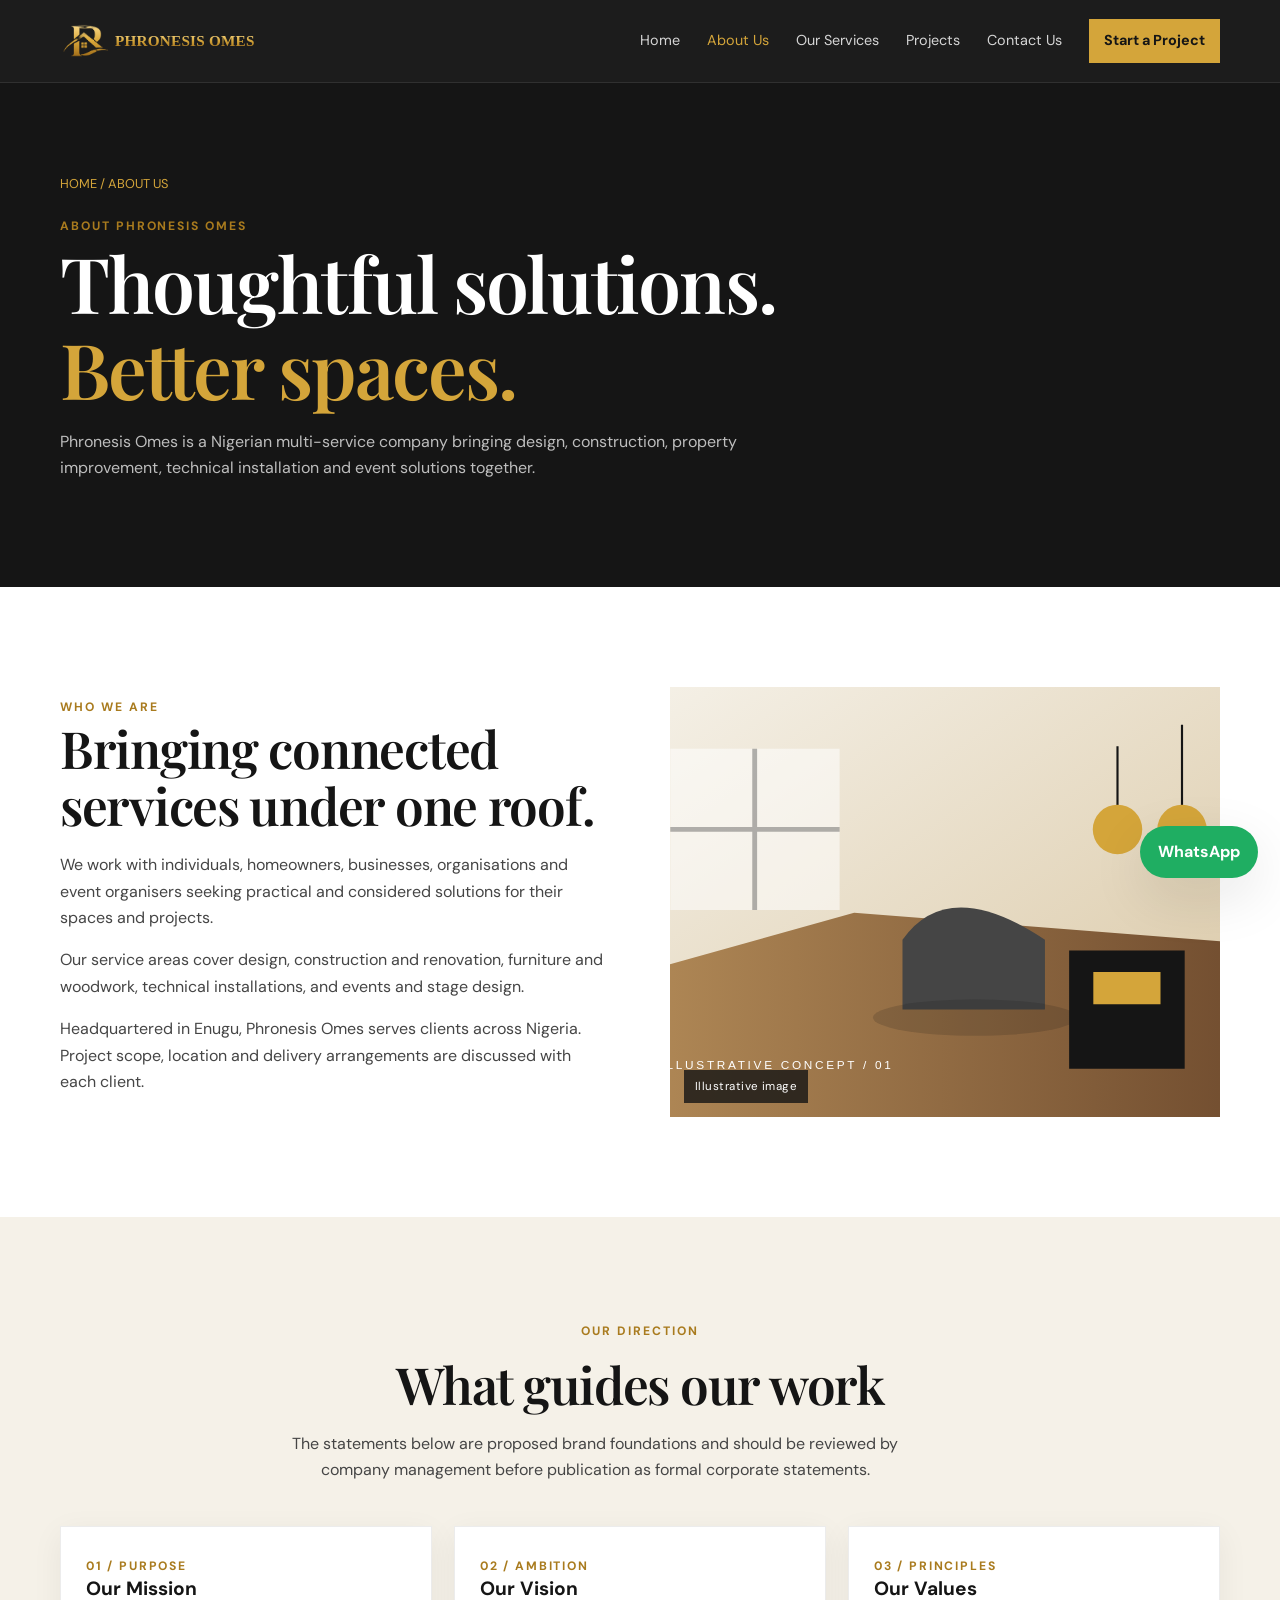
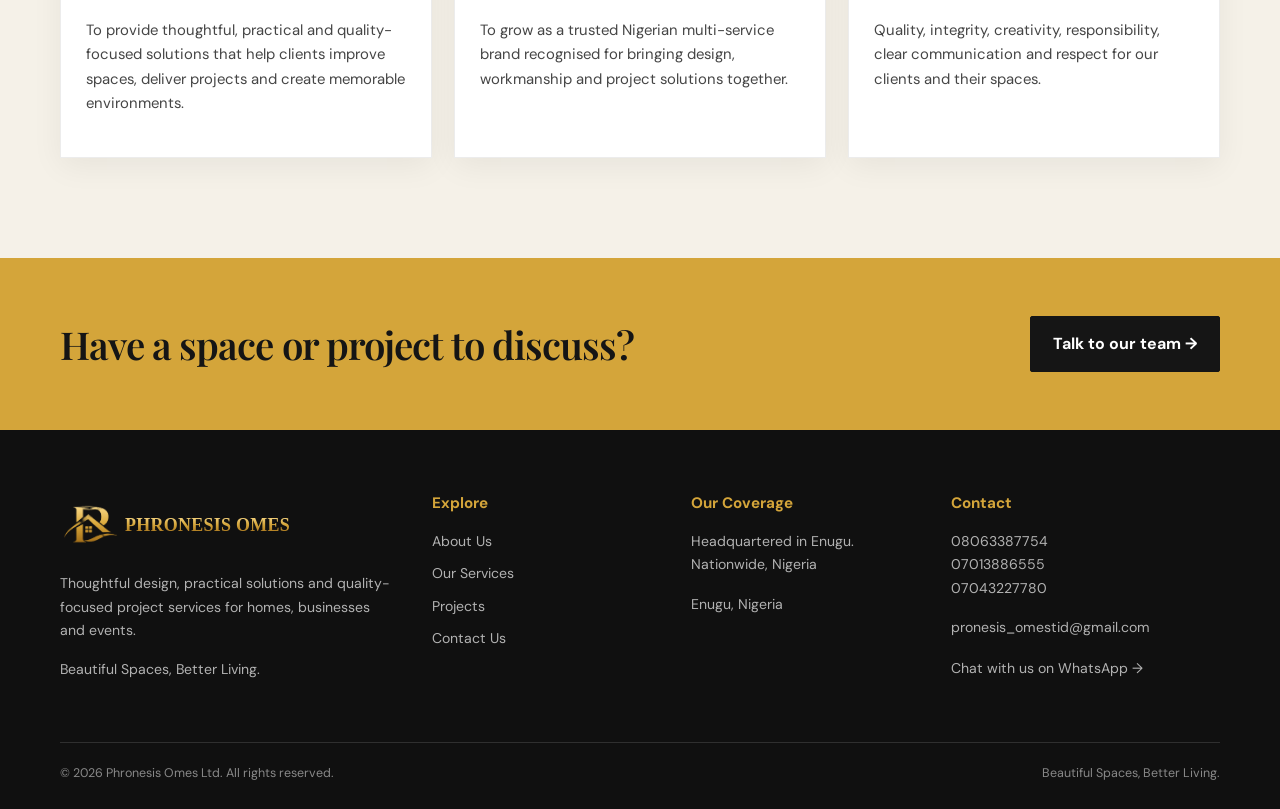
<file: about.html>
<!doctype html>
<html lang="en">
<head>
  <meta charset="utf-8">
  <meta name="viewport" content="width=device-width, initial-scale=1">
  <title>About Us | Phronesis Omes</title>
  <meta name="description" content="Phronesis Omes provides design, construction, renovation, furniture, technical installation and event stage solutions across Nigeria. Headquartered in Enugu.">
  <meta name="theme-color" content="#151515">
  <link rel="canonical" href="https://samuel-omeje.github.io/phronesis-omes-website/about.html">
  <link rel="icon" href="assets/icons/phronesis-omes-horizontal-gold.svg" type="image/svg+xml">
  <link rel="stylesheet" href="css/style.css">
</head>
<body>

<header class="site-header">
  <div class="container nav-wrap">
    <a class="brand" href="index.html" aria-label="Phronesis Omes home"><img src="assets/icons/phronesis-omes-horizontal-gold.svg" alt="Phronesis Omes"></a>
    <button class="menu-toggle" aria-expanded="false" aria-label="Toggle navigation">Menu</button>
    <nav class="nav-links" aria-label="Main navigation">
      <a href="index.html" data-nav="home">Home</a>
      <a href="about.html" data-nav="about">About Us</a>
      <a href="services.html" data-nav="services">Our Services</a>
      <a href="projects.html" data-nav="projects">Projects</a>
      <a href="contact.html" data-nav="contact">Contact Us</a>
      <a class="nav-cta" href="contact.html">Start a Project</a>
    </nav>
  </div>
</header>


<main>
<section class="page-hero"><div class="container"><div class="breadcrumb">HOME / ABOUT US</div><span class="eyebrow">About Phronesis Omes</span><h1>Thoughtful solutions.<br><span style="color:var(--gold)">Better spaces.</span></h1><p>Phronesis Omes is a Nigerian multi-service company bringing design, construction, property improvement, technical installation and event solutions together.</p></div></section>
<section class="section"><div class="container split">
  <div><span class="eyebrow">Who We Are</span><h2>Bringing connected services under one roof.</h2><p>We work with individuals, homeowners, businesses, organisations and event organisers seeking practical and considered solutions for their spaces and projects.</p><p>Our service areas cover design, construction and renovation, furniture and woodwork, technical installations, and events and stage design.</p><p>Headquartered in Enugu, Phronesis Omes serves clients across Nigeria. Project scope, location and delivery arrangements are discussed with each client.</p></div>
  <div class="image-frame"><img src="assets/images/interior-concept.svg" alt="Illustrative architectural interior"><span class="image-caption">Illustrative image</span></div>
</div></section>
<section class="section section--ivory"><div class="container">
  <div class="section-heading center"><span class="eyebrow">Our Direction</span><h2>What guides our work</h2><p>The statements below are proposed brand foundations and should be reviewed by company management before publication as formal corporate statements.</p></div>
  <div class="cards">
    <article class="service-card"><div class="card-body"><span class="service-number">01 / PURPOSE</span><h3>Our Mission</h3><p>To provide thoughtful, practical and quality-focused solutions that help clients improve spaces, deliver projects and create memorable environments.</p></div></article>
    <article class="service-card"><div class="card-body"><span class="service-number">02 / AMBITION</span><h3>Our Vision</h3><p>To grow as a trusted Nigerian multi-service brand recognised for bringing design, workmanship and project solutions together.</p></div></article>
    <article class="service-card"><div class="card-body"><span class="service-number">03 / PRINCIPLES</span><h3>Our Values</h3><p>Quality, integrity, creativity, responsibility, clear communication and respect for our clients and their spaces.</p></div></article>
  </div>
</div></section>
<section class="cta-band"><div class="container inner"><h2>Have a space or project to discuss?</h2><a class="btn btn--dark" href="contact.html">Talk to our team →</a></div></section>
</main>

<footer class="site-footer">
  <div class="container">
    <div class="footer-grid">
      <div><img src="assets/icons/phronesis-omes-horizontal-gold.svg" alt="Phronesis Omes" class="footer-logo">
        <p>Thoughtful design, practical solutions and quality-focused project services for homes, businesses and events.</p>
        <p data-tagline>Beautiful Spaces, Better Living.</p>
      </div>
      <div><h3>Explore</h3><div class="footer-links">
        <a href="about.html">About Us</a><a href="services.html">Our Services</a><a href="projects.html">Projects</a><a href="contact.html">Contact Us</a>
      </div></div>
      <div><h3>Our Coverage</h3><p>Headquartered in Enugu.<br><span data-coverage>Serving clients nationwide, Nigeria.</span></p><p data-head-office></p></div>
      <div><h3>Contact</h3><p data-phone-list></p><p><a data-email></a></p><a data-whatsapp target="_blank" rel="noopener">Chat with us on WhatsApp →</a></div>
    </div>
    <div class="footer-bottom"><span>© <span data-year></span> Phronesis Omes Ltd. All rights reserved.</span><span>Beautiful Spaces, Better Living.</span></div>
  </div>
</footer>
<a class="floating-whatsapp" data-whatsapp target="_blank" rel="noopener" aria-label="Chat with Phronesis Omes on WhatsApp">WhatsApp</a>

<script src="js/main.js"></script>

</body>
</html>
</file>
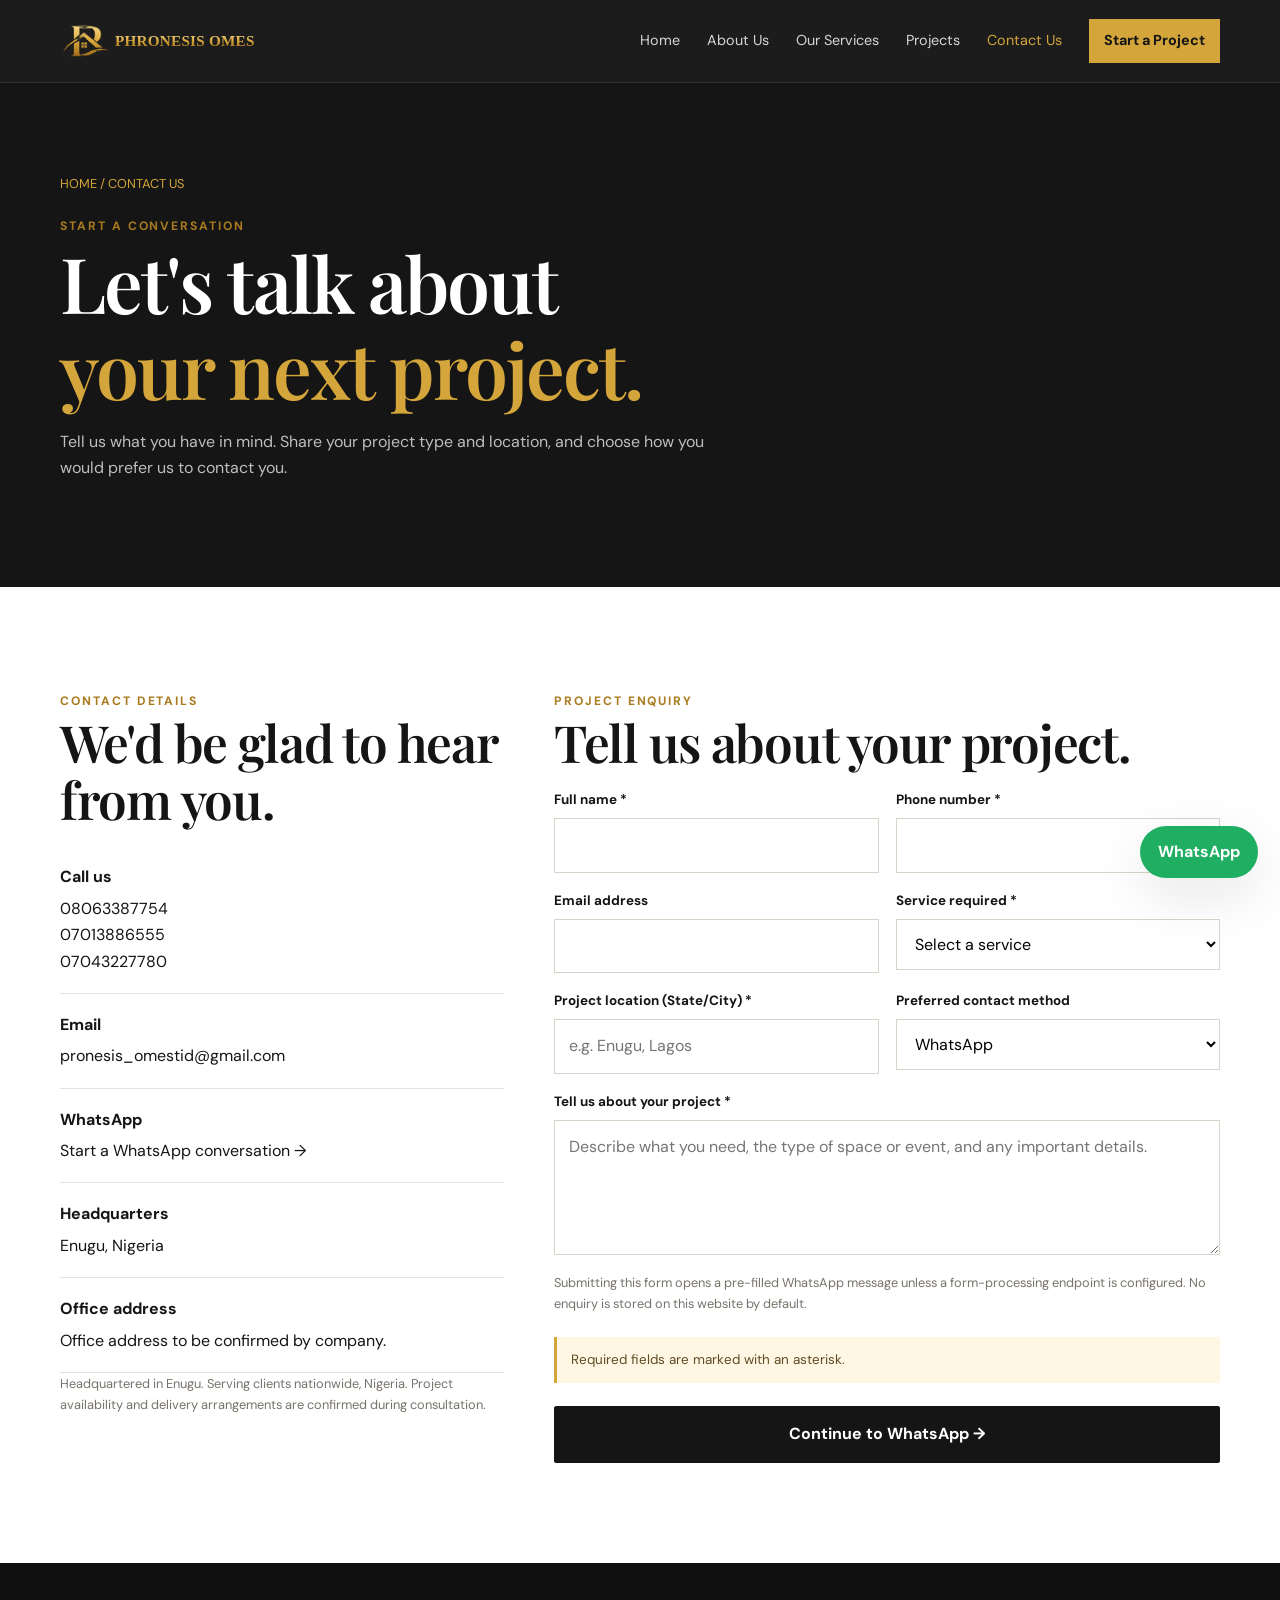
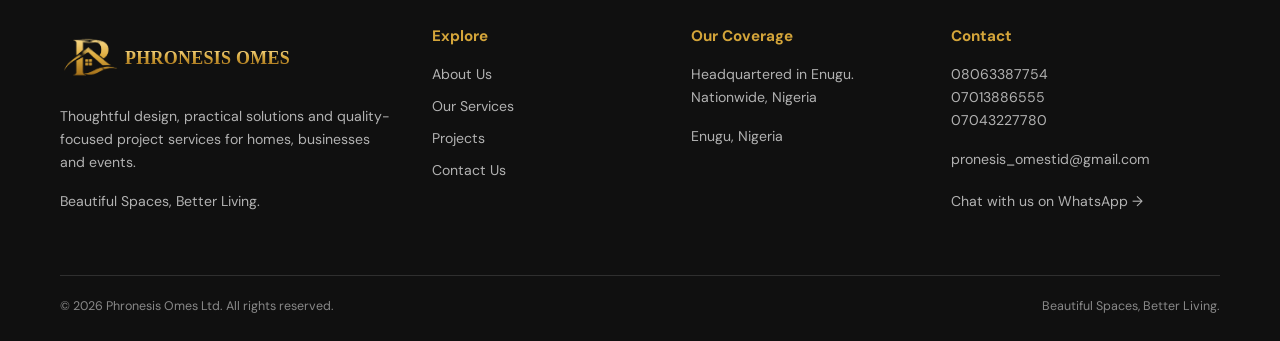
<file: contact.html>
<!doctype html>
<html lang="en">
<head>
  <meta charset="utf-8">
  <meta name="viewport" content="width=device-width, initial-scale=1">
  <title>Contact Us | Phronesis Omes</title>
  <meta name="description" content="Phronesis Omes provides design, construction, renovation, furniture, technical installation and event stage solutions across Nigeria. Headquartered in Enugu.">
  <meta name="theme-color" content="#151515">
  <link rel="canonical" href="https://samuel-omeje.github.io/phronesis-omes-website/contact.html">
  <link rel="icon" href="assets/icons/phronesis-omes-horizontal-gold.svg" type="image/svg+xml">
  <link rel="stylesheet" href="css/style.css">
</head>
<body>

<header class="site-header">
  <div class="container nav-wrap">
    <a class="brand" href="index.html" aria-label="Phronesis Omes home"><img src="assets/icons/phronesis-omes-horizontal-gold.svg" alt="Phronesis Omes"></a>
    <button class="menu-toggle" aria-expanded="false" aria-label="Toggle navigation">Menu</button>
    <nav class="nav-links" aria-label="Main navigation">
      <a href="index.html" data-nav="home">Home</a>
      <a href="about.html" data-nav="about">About Us</a>
      <a href="services.html" data-nav="services">Our Services</a>
      <a href="projects.html" data-nav="projects">Projects</a>
      <a href="contact.html" data-nav="contact">Contact Us</a>
      <a class="nav-cta" href="contact.html">Start a Project</a>
    </nav>
  </div>
</header>


<main>
<section class="page-hero"><div class="container"><div class="breadcrumb">HOME / CONTACT US</div><span class="eyebrow">Start a Conversation</span><h1>Let's talk about<br><span style="color:var(--gold)">your next project.</span></h1><p>Tell us what you have in mind. Share your project type and location, and choose how you would prefer us to contact you.</p></div></section>
<section class="section"><div class="container contact-grid">
  <div><span class="eyebrow">Contact Details</span><h2>We'd be glad to hear from you.</h2>
    <div class="contact-item"><strong>Call us</strong><div data-phone-list></div></div>
    <div class="contact-item"><strong>Email</strong><a data-email></a></div>
    <div class="contact-item"><strong>WhatsApp</strong><a data-whatsapp target="_blank" rel="noopener">Start a WhatsApp conversation →</a></div>
    <div class="contact-item"><strong>Headquarters</strong><span data-head-office></span></div>
    <div class="contact-item"><strong>Office address</strong><span data-office-address></span></div>
    <p class="form-note">Headquartered in Enugu. Serving clients nationwide, Nigeria. Project availability and delivery arrangements are confirmed during consultation.</p>
  </div>
  <div><span class="eyebrow">Project Enquiry</span><h2>Tell us about your project.</h2>
    <form class="contact-form" data-enquiry-form data-endpoint="">
      <div class="form-field"><label for="name">Full name *</label><input id="name" name="name" autocomplete="name" required></div>
      <div class="form-field"><label for="phone">Phone number *</label><input id="phone" name="phone" autocomplete="tel" required></div>
      <div class="form-field"><label for="email">Email address</label><input id="email" name="email" type="email" autocomplete="email"></div>
      <div class="form-field"><label for="service">Service required *</label><select id="service" name="service" required><option value="">Select a service</option><option>Interior & Exterior Design</option><option>Construction & Renovation</option><option>Furniture & Woodwork</option><option>Technical & Installation Services</option><option>Events & Stage Design</option><option>Multiple services / Not sure</option></select></div>
      <div class="form-field"><label for="location">Project location (State/City) *</label><input id="location" name="location" placeholder="e.g. Enugu, Lagos" required></div>
      <div class="form-field"><label for="preference">Preferred contact method</label><select id="preference" name="contactPreference"><option value="WhatsApp">WhatsApp</option><option value="Telephone">Telephone</option><option value="Email">Email</option></select></div>
      <div class="form-field full"><label for="message">Tell us about your project *</label><textarea id="message" name="message" required placeholder="Describe what you need, the type of space or event, and any important details."></textarea></div>
      <div class="form-field full"><p class="form-note">Submitting this form opens a pre-filled WhatsApp message unless a form-processing endpoint is configured. No enquiry is stored on this website by default.</p>
        <p class="form-status" data-form-status role="status" aria-live="polite">Required fields are marked with an asterisk.</p><button class="btn btn--dark" type="submit">Continue to WhatsApp →</button></div>
    </form>
  </div>
</div></section>
</main>

<footer class="site-footer">
  <div class="container">
    <div class="footer-grid">
      <div><img src="assets/icons/phronesis-omes-horizontal-gold.svg" alt="Phronesis Omes" class="footer-logo">
        <p>Thoughtful design, practical solutions and quality-focused project services for homes, businesses and events.</p>
        <p data-tagline>Beautiful Spaces, Better Living.</p>
      </div>
      <div><h3>Explore</h3><div class="footer-links">
        <a href="about.html">About Us</a><a href="services.html">Our Services</a><a href="projects.html">Projects</a><a href="contact.html">Contact Us</a>
      </div></div>
      <div><h3>Our Coverage</h3><p>Headquartered in Enugu.<br><span data-coverage>Serving clients nationwide, Nigeria.</span></p><p data-head-office></p></div>
      <div><h3>Contact</h3><p data-phone-list></p><p><a data-email></a></p><a data-whatsapp target="_blank" rel="noopener">Chat with us on WhatsApp →</a></div>
    </div>
    <div class="footer-bottom"><span>© <span data-year></span> Phronesis Omes Ltd. All rights reserved.</span><span>Beautiful Spaces, Better Living.</span></div>
  </div>
</footer>
<a class="floating-whatsapp" data-whatsapp target="_blank" rel="noopener" aria-label="Chat with Phronesis Omes on WhatsApp">WhatsApp</a>

<script src="js/main.js"></script>
<script src="js/contact.js"></script>
</body>
</html>
</file>
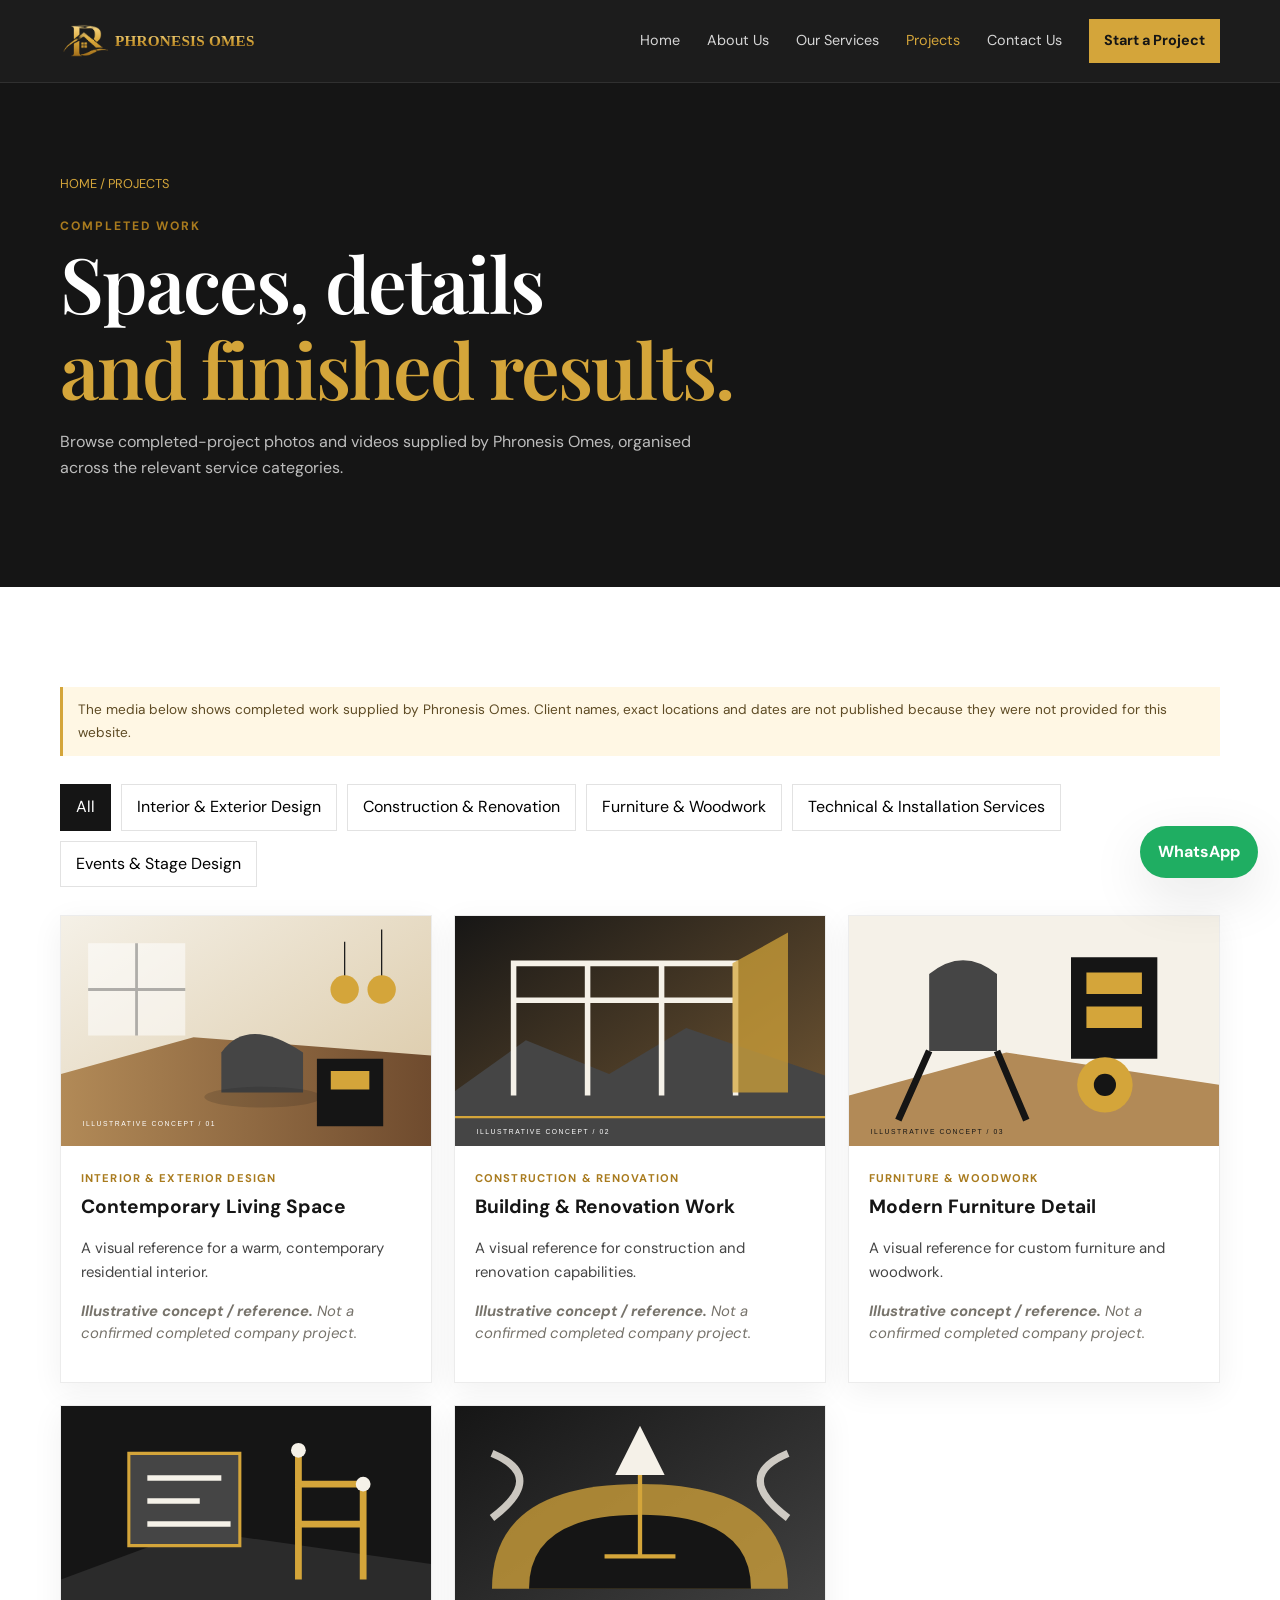
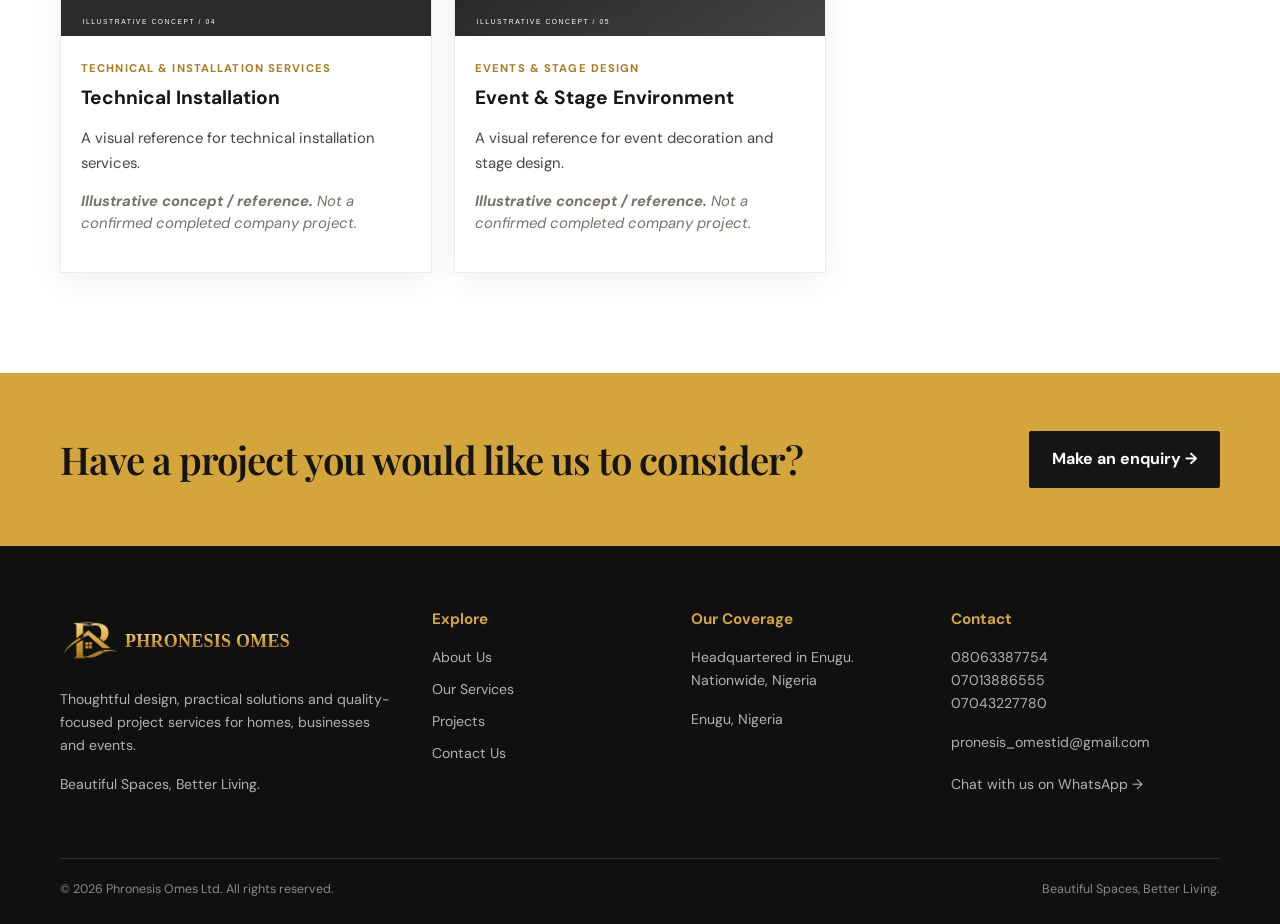
<file: projects.html>
<!doctype html>
<html lang="en">
<head>
  <meta charset="utf-8">
  <meta name="viewport" content="width=device-width, initial-scale=1">
  <title>Projects | Phronesis Omes</title>
  <meta name="description" content="Phronesis Omes provides design, construction, renovation, furniture, technical installation and event stage solutions across Nigeria. Headquartered in Enugu.">
  <meta name="theme-color" content="#151515">
  <link rel="canonical" href="https://samuel-omeje.github.io/phronesis-omes-website/projects.html">
  <link rel="icon" href="assets/icons/phronesis-omes-horizontal-gold.svg" type="image/svg+xml">
  <link rel="stylesheet" href="css/style.css">
</head>
<body>

<header class="site-header">
  <div class="container nav-wrap">
    <a class="brand" href="index.html" aria-label="Phronesis Omes home"><img src="assets/icons/phronesis-omes-horizontal-gold.svg" alt="Phronesis Omes"></a>
    <button class="menu-toggle" aria-expanded="false" aria-label="Toggle navigation">Menu</button>
    <nav class="nav-links" aria-label="Main navigation">
      <a href="index.html" data-nav="home">Home</a>
      <a href="about.html" data-nav="about">About Us</a>
      <a href="services.html" data-nav="services">Our Services</a>
      <a href="projects.html" data-nav="projects">Projects</a>
      <a href="contact.html" data-nav="contact">Contact Us</a>
      <a class="nav-cta" href="contact.html">Start a Project</a>
    </nav>
  </div>
</header>


<main>
<section class="page-hero"><div class="container"><div class="breadcrumb">HOME / PROJECTS</div><span class="eyebrow">Completed Work</span><h1>Spaces, details<br><span style="color:var(--gold)">and finished results.</span></h1><p>Browse completed-project photos and videos supplied by Phronesis Omes, organised across the relevant service categories.</p></div></section>
<section class="section"><div class="container">
  <div class="notice">The media below shows completed work supplied by Phronesis Omes. Client names, exact locations and dates are not published because they were not provided for this website.</div>
  <div class="project-filters" data-project-filters style="margin-top:28px"><button class="filter-btn active" data-filter="all">All</button></div>
  <div class="cards" data-project-grid><div class="empty-state">Loading project inspiration…</div></div>
</div></section>
<section class="cta-band"><div class="container inner"><h2>Have a project you would like us to consider?</h2><a class="btn btn--dark" href="contact.html">Make an enquiry →</a></div></section>
</main>

<footer class="site-footer">
  <div class="container">
    <div class="footer-grid">
      <div><img src="assets/icons/phronesis-omes-horizontal-gold.svg" alt="Phronesis Omes" class="footer-logo">
        <p>Thoughtful design, practical solutions and quality-focused project services for homes, businesses and events.</p>
        <p data-tagline>Beautiful Spaces, Better Living.</p>
      </div>
      <div><h3>Explore</h3><div class="footer-links">
        <a href="about.html">About Us</a><a href="services.html">Our Services</a><a href="projects.html">Projects</a><a href="contact.html">Contact Us</a>
      </div></div>
      <div><h3>Our Coverage</h3><p>Headquartered in Enugu.<br><span data-coverage>Serving clients nationwide, Nigeria.</span></p><p data-head-office></p></div>
      <div><h3>Contact</h3><p data-phone-list></p><p><a data-email></a></p><a data-whatsapp target="_blank" rel="noopener">Chat with us on WhatsApp →</a></div>
    </div>
    <div class="footer-bottom"><span>© <span data-year></span> Phronesis Omes Ltd. All rights reserved.</span><span>Beautiful Spaces, Better Living.</span></div>
  </div>
</footer>
<a class="floating-whatsapp" data-whatsapp target="_blank" rel="noopener" aria-label="Chat with Phronesis Omes on WhatsApp">WhatsApp</a>

<script src="js/main.js"></script>
<script src="js/projects.js"></script>
</body>
</html>
</file>
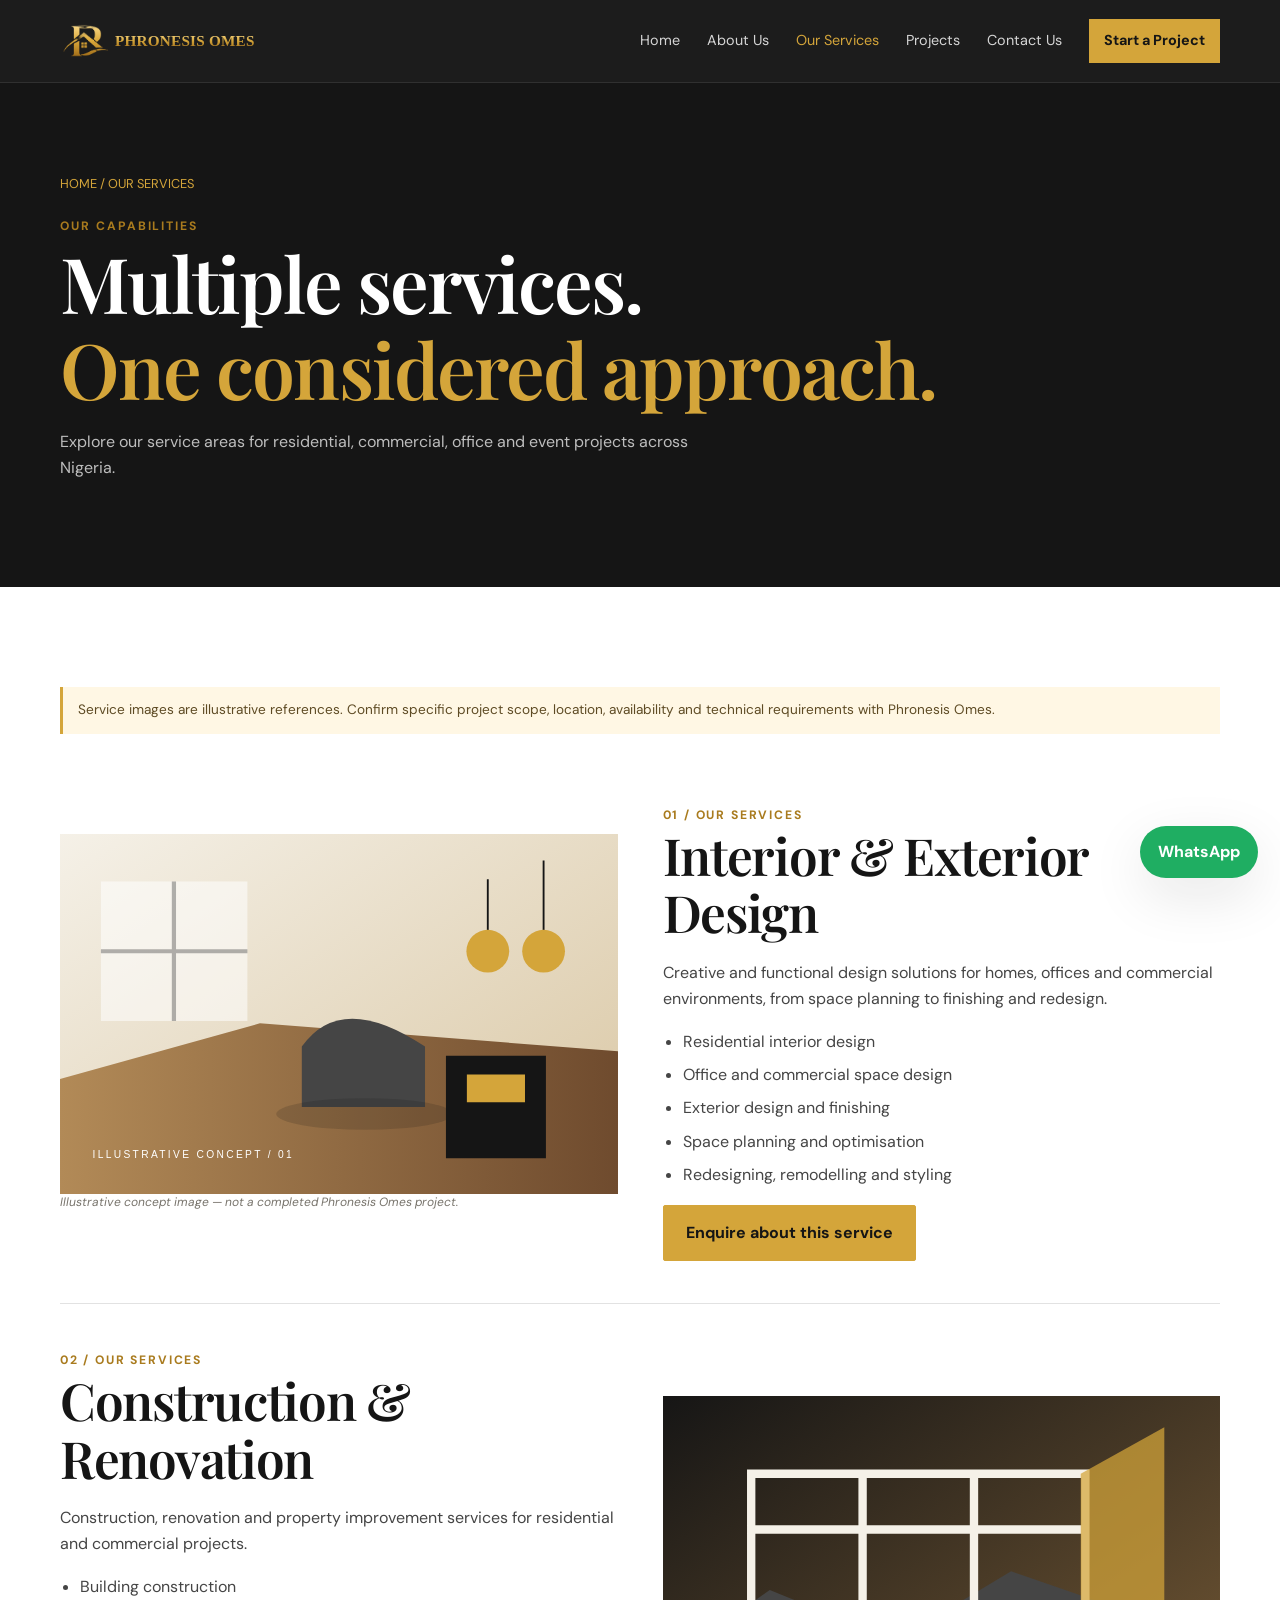
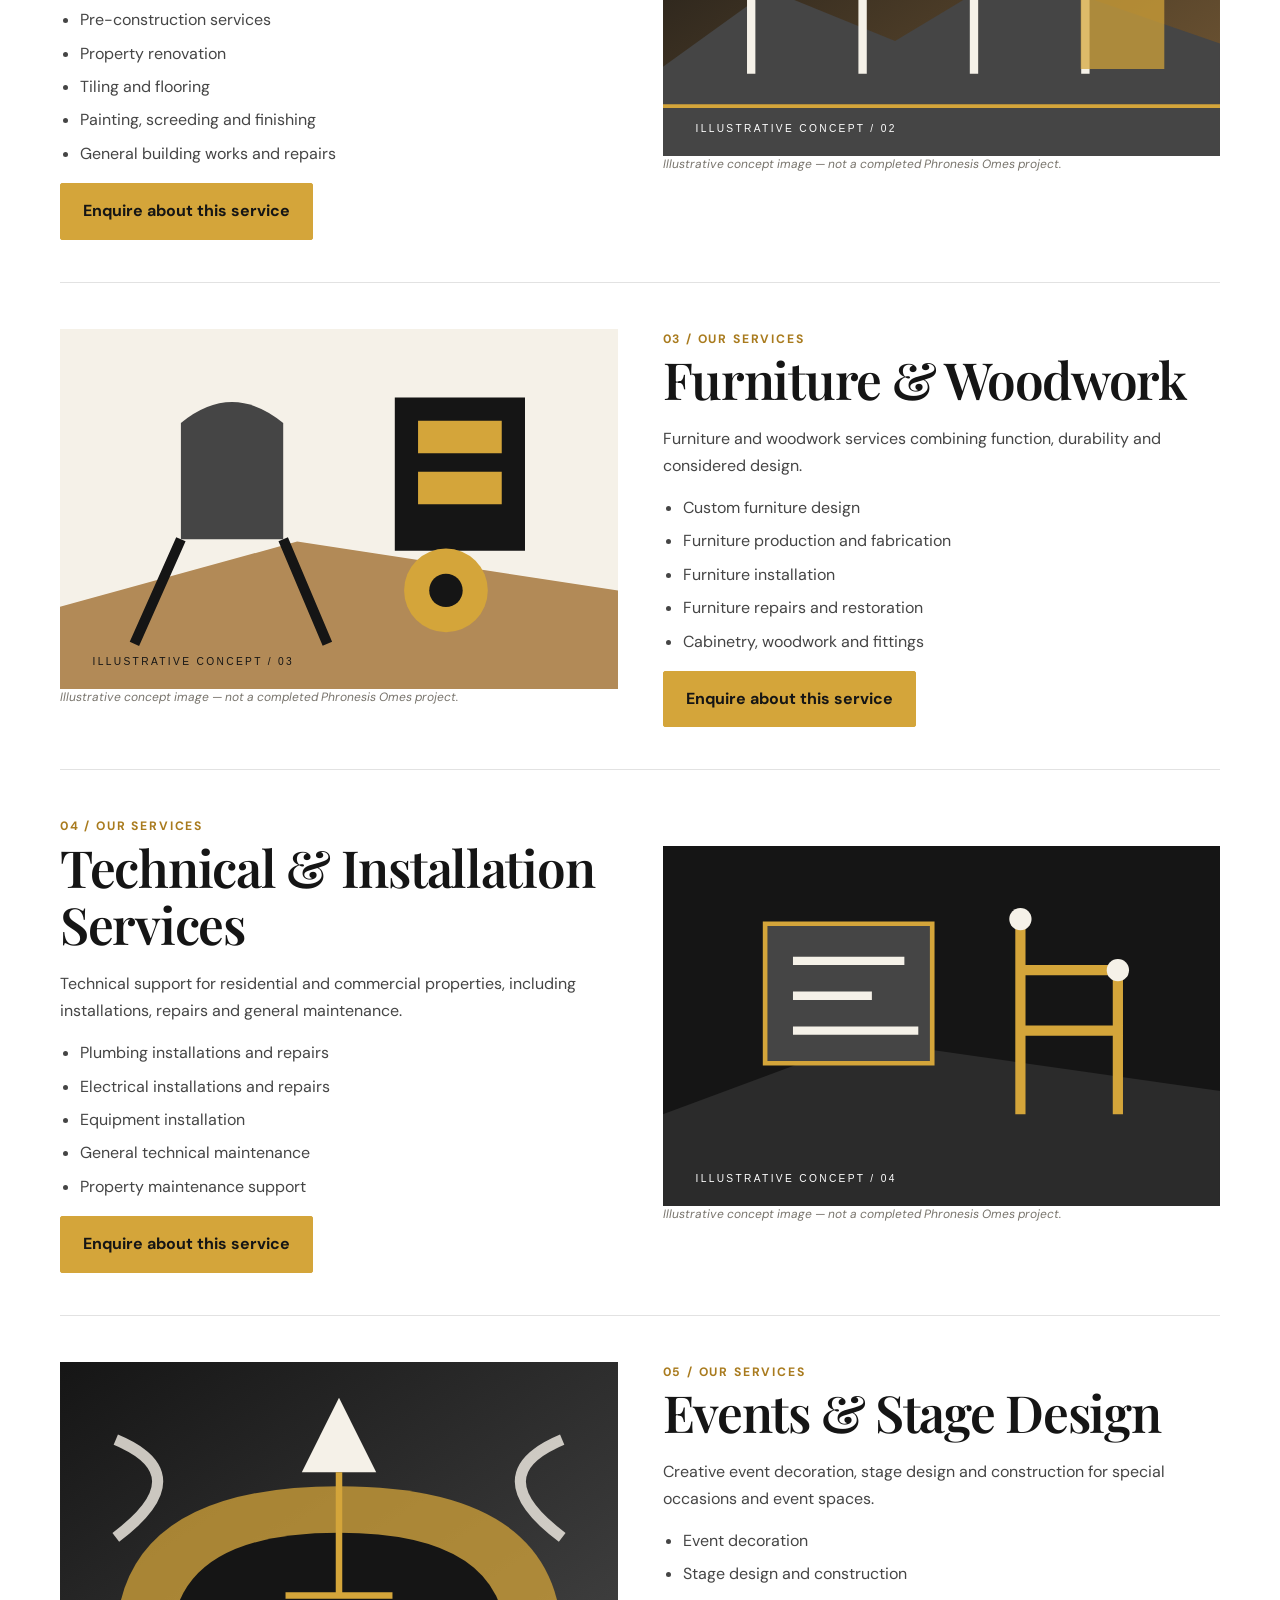
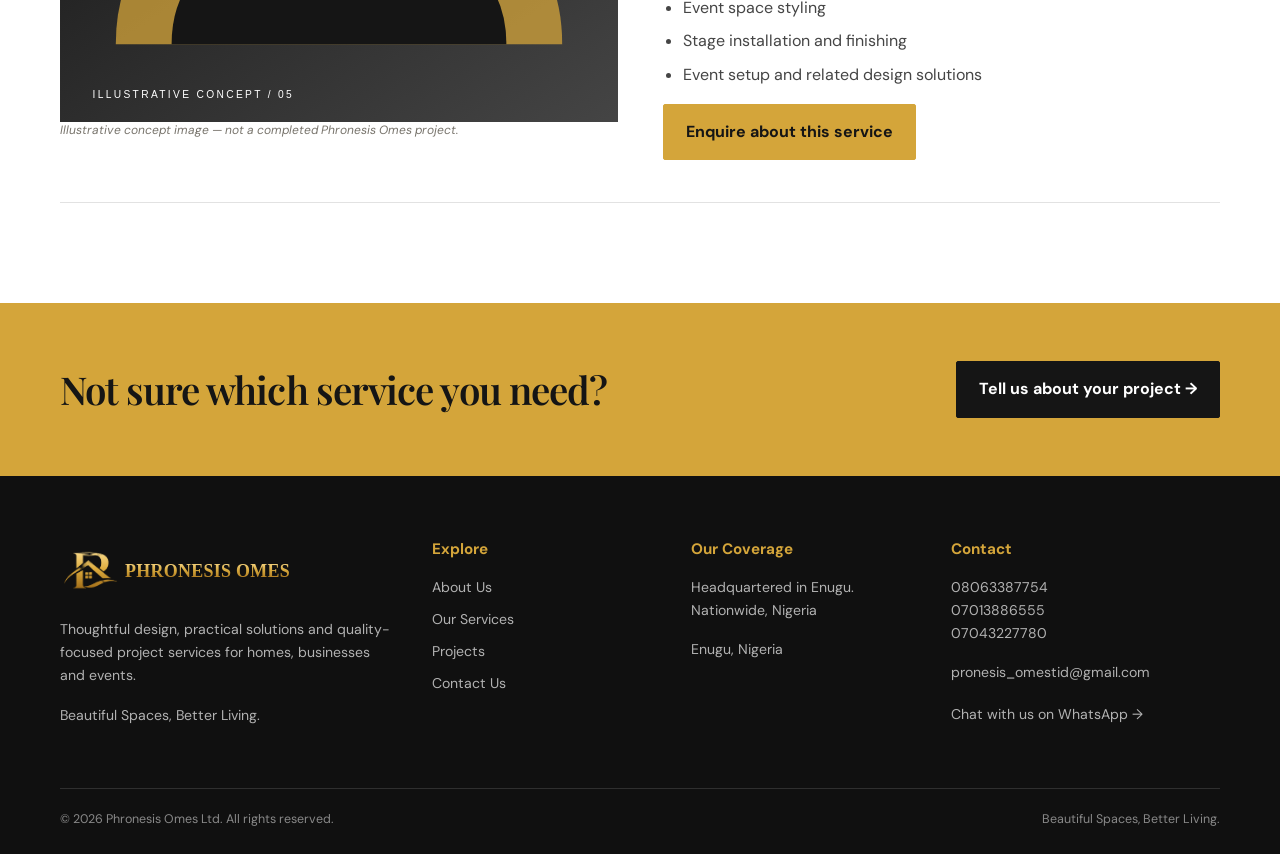
<file: services.html>
<!doctype html>
<html lang="en">
<head>
  <meta charset="utf-8">
  <meta name="viewport" content="width=device-width, initial-scale=1">
  <title>Our Services | Phronesis Omes</title>
  <meta name="description" content="Phronesis Omes provides design, construction, renovation, furniture, technical installation and event stage solutions across Nigeria. Headquartered in Enugu.">
  <meta name="theme-color" content="#151515">
  <link rel="canonical" href="https://samuel-omeje.github.io/phronesis-omes-website/services.html">
  <link rel="icon" href="assets/icons/phronesis-omes-horizontal-gold.svg" type="image/svg+xml">
  <link rel="stylesheet" href="css/style.css">
</head>
<body>

<header class="site-header">
  <div class="container nav-wrap">
    <a class="brand" href="index.html" aria-label="Phronesis Omes home"><img src="assets/icons/phronesis-omes-horizontal-gold.svg" alt="Phronesis Omes"></a>
    <button class="menu-toggle" aria-expanded="false" aria-label="Toggle navigation">Menu</button>
    <nav class="nav-links" aria-label="Main navigation">
      <a href="index.html" data-nav="home">Home</a>
      <a href="about.html" data-nav="about">About Us</a>
      <a href="services.html" data-nav="services">Our Services</a>
      <a href="projects.html" data-nav="projects">Projects</a>
      <a href="contact.html" data-nav="contact">Contact Us</a>
      <a class="nav-cta" href="contact.html">Start a Project</a>
    </nav>
  </div>
</header>


<main>
<section class="page-hero"><div class="container"><div class="breadcrumb">HOME / OUR SERVICES</div><span class="eyebrow">Our Capabilities</span><h1>Multiple services.<br><span style="color:var(--gold)">One considered approach.</span></h1><p>Explore our service areas for residential, commercial, office and event projects across Nigeria.</p></div></section>
<section class="section"><div class="container"><div class="notice">Service images are illustrative references. Confirm specific project scope, location, availability and technical requirements with Phronesis Omes.</div><div data-service-details style="margin-top:25px"><div class="empty-state">Loading service details…</div></div></div></section>
<section class="cta-band"><div class="container inner"><h2>Not sure which service you need?</h2><a class="btn btn--dark" href="contact.html">Tell us about your project →</a></div></section>
</main>

<footer class="site-footer">
  <div class="container">
    <div class="footer-grid">
      <div><img src="assets/icons/phronesis-omes-horizontal-gold.svg" alt="Phronesis Omes" class="footer-logo">
        <p>Thoughtful design, practical solutions and quality-focused project services for homes, businesses and events.</p>
        <p data-tagline>Beautiful Spaces, Better Living.</p>
      </div>
      <div><h3>Explore</h3><div class="footer-links">
        <a href="about.html">About Us</a><a href="services.html">Our Services</a><a href="projects.html">Projects</a><a href="contact.html">Contact Us</a>
      </div></div>
      <div><h3>Our Coverage</h3><p>Headquartered in Enugu.<br><span data-coverage>Serving clients nationwide, Nigeria.</span></p><p data-head-office></p></div>
      <div><h3>Contact</h3><p data-phone-list></p><p><a data-email></a></p><a data-whatsapp target="_blank" rel="noopener">Chat with us on WhatsApp →</a></div>
    </div>
    <div class="footer-bottom"><span>© <span data-year></span> Phronesis Omes Ltd. All rights reserved.</span><span>Beautiful Spaces, Better Living.</span></div>
  </div>
</footer>
<a class="floating-whatsapp" data-whatsapp target="_blank" rel="noopener" aria-label="Chat with Phronesis Omes on WhatsApp">WhatsApp</a>

<script src="js/main.js"></script>
<script src="js/services.js"></script>
</body>
</html>
</file>
<file: css/style.css>
@import url('https://fonts.googleapis.com/css2?family=DM+Sans:wght@400;500;600;700&family=Playfair+Display:wght@500;600;700&display=swap');

:root {
  --ink: #151515;
  --graphite: #454545;
  --gold: #D4A53A;
  --gold-dark: #a97b1e;
  --ivory: #F5F1E8;
  --white: #fff;
  --muted: #77736b;
  --line: rgba(21,21,21,.12);
  --serif: "Playfair Display", Georgia, serif;
  --sans: "DM Sans", Arial, sans-serif;
  --container: 1160px;
  --shadow: 0 18px 55px rgba(21,21,21,.10);
}
* { box-sizing: border-box; }
html { scroll-behavior: smooth; }
body { margin:0; color:var(--ink); background:var(--white); font-family:var(--sans); line-height:1.65; }
img { max-width:100%; display:block; }
a { color:inherit; text-decoration:none; }
button, input, select, textarea { font:inherit; }
.container { width:min(var(--container), calc(100% - 40px)); margin-inline:auto; }
.eyebrow { color:var(--gold-dark); font-size:.76rem; font-weight:700; letter-spacing:.16em; text-transform:uppercase; }
h1,h2,h3 { line-height:1.12; margin:0 0 18px; }
h1,h2 { font-family:var(--serif); font-weight:600; letter-spacing:-.025em; }
h1 { font-size:clamp(2.7rem,6vw,5.6rem); }
h2 { font-size:clamp(2rem,4vw,3.5rem); }
h3 { font-size:1.2rem; }
p { margin:0 0 16px; color:var(--graphite); }
.section { padding:100px 0; }
.section--ivory { background:var(--ivory); }
.section--dark { background:var(--ink); color:var(--white); }
.section--dark p { color:rgba(255,255,255,.72); }
.section-heading { max-width:700px; margin-bottom:42px; }
.section-heading.center { text-align:center; margin-inline:auto; }
.section-heading h2 { margin-top:12px; }
.btn { display:inline-flex; align-items:center; justify-content:center; gap:10px; padding:14px 22px; border:1px solid var(--gold); background:var(--gold); color:var(--ink); font-weight:700; border-radius:2px; transition:.2s ease; cursor:pointer; }
.btn:hover { background:#e4bb62; transform:translateY(-2px); }
.btn--outline { background:transparent; color:inherit; border-color:currentColor; }
.btn--outline:hover { background:var(--white); color:var(--ink); }
.btn--dark { background:var(--ink); color:var(--white); border-color:var(--ink); }
.site-header { position:sticky; top:0; z-index:50; background:rgba(21,21,21,.97); color:var(--white); border-bottom:1px solid rgba(255,255,255,.09); }
.nav-wrap { min-height:82px; display:flex; align-items:center; justify-content:space-between; gap:24px; }
.brand img { width:220px; height:52px; object-fit:contain; object-position:left center; }
.nav-links { display:flex; align-items:center; gap:27px; font-size:.9rem; }
.nav-links a { color:rgba(255,255,255,.82); }
.nav-links a:hover,.nav-links a[aria-current="page"] { color:var(--gold); }
.nav-cta { padding:10px 15px; background:var(--gold); color:var(--ink)!important; font-weight:700; }
.menu-toggle { display:none; border:1px solid rgba(255,255,255,.35); background:transparent; color:white; padding:8px 12px; }
.hero { min-height:680px; display:flex; align-items:center; color:white; background:linear-gradient(90deg,rgba(12,12,12,.88),rgba(12,12,12,.45)),url("../assets/images/interior-concept.svg") center/cover; }
.hero-content { max-width:760px; padding:110px 0; }
.hero h1 span { color:var(--gold); }
.hero p { color:rgba(255,255,255,.83); max-width:650px; font-size:1.08rem; }
.hero-actions { display:flex; flex-wrap:wrap; gap:14px; margin-top:30px; }
.hero-note { margin-top:34px; color:rgba(255,255,255,.7); font-size:.86rem; letter-spacing:.04em; }
.split { display:grid; grid-template-columns:1fr 1fr; gap:60px; align-items:center; }
.image-frame { position:relative; min-height:430px; background:#ddd; overflow:hidden; }
.image-frame img { width:100%; height:100%; min-height:430px; object-fit:cover; }
.image-caption { position:absolute; bottom:14px; left:14px; background:rgba(21,21,21,.8); color:white; padding:7px 11px; font-size:.72rem; letter-spacing:.04em; }
.cards { display:grid; grid-template-columns:repeat(3,1fr); gap:22px; }
.service-card,.project-card { background:white; box-shadow:0 8px 30px rgba(21,21,21,.06); }
.service-card img,.project-card img { width:100%; height:230px; object-fit:cover; }
.card-body { padding:25px; }
.card-body p { font-size:.93rem; }
.text-link { display:inline-flex; gap:8px; align-items:center; color:var(--gold-dark); font-weight:700; font-size:.9rem; }
.service-number { color:var(--gold-dark); font-size:.76rem; font-weight:700; letter-spacing:.15em; }
.feature-grid { display:grid; grid-template-columns:repeat(4,1fr); gap:18px; }
.feature { border-top:2px solid var(--gold); padding:22px 8px 0 0; }
.feature p { font-size:.9rem; }
.steps { display:grid; grid-template-columns:repeat(3,1fr); gap:28px; counter-reset:step; }
.step { border-top:1px solid rgba(255,255,255,.25); padding-top:20px; }
.step::before { counter-increment:step; content:"0" counter(step); display:block; color:var(--gold); font-family:var(--serif); font-size:2rem; margin-bottom:12px; }
.project-filters { display:flex; flex-wrap:wrap; gap:10px; margin-bottom:28px; }
.filter-btn { padding:9px 15px; background:transparent; border:1px solid var(--line); cursor:pointer; }
.filter-btn.active,.filter-btn:hover { background:var(--ink); color:white; border-color:var(--ink); }
.project-card { position:relative; overflow:hidden; }
.project-media { position:relative; background:#111; }
.project-card video { width:100%; height:230px; display:block; object-fit:cover; }
.media-badge { position:absolute; left:12px; bottom:12px; background:rgba(21,21,21,.84); color:#fff; padding:6px 9px; font-size:.7rem; letter-spacing:.04em; }
.project-meta { font-size:.82rem; color:var(--graphite); }
.project-card .card-body { padding:18px 20px 22px; }
.project-tag { display:inline-block; margin-bottom:9px; color:var(--gold-dark); font-size:.7rem; font-weight:700; text-transform:uppercase; letter-spacing:.1em; }
.illustrative-note { font-size:.75rem; color:var(--muted); font-style:italic; }
.quote-placeholder { padding:30px; border:1px dashed rgba(255,255,255,.4); color:rgba(255,255,255,.68); }
.cta-band { background:var(--gold); padding:58px 0; }
.cta-band .inner { display:flex; align-items:center; justify-content:space-between; gap:30px; }
.cta-band h2 { margin:0; font-size:clamp(1.8rem,3vw,2.8rem); }
.page-hero { background:var(--ink); color:white; padding:90px 0; }
.page-hero p { color:rgba(255,255,255,.72); max-width:680px; }
.breadcrumb { color:var(--gold); font-size:.8rem; margin-bottom:18px; }
.service-detail { display:grid; grid-template-columns:1fr 1fr; gap:45px; align-items:center; padding:42px 0; border-bottom:1px solid var(--line); }
.service-detail:nth-child(even) .service-detail-image { order:2; }
.service-detail-image img { width:100%; height:360px; object-fit:cover; }
.check-list { padding-left:20px; color:var(--graphite); }
.check-list li { margin:7px 0; }
.contact-grid { display:grid; grid-template-columns:.8fr 1.2fr; gap:50px; }
.contact-item { padding:18px 0; border-bottom:1px solid var(--line); }
.contact-item strong { display:block; margin-bottom:5px; }
.contact-form { display:grid; grid-template-columns:1fr 1fr; gap:17px; }
.form-field { display:flex; flex-direction:column; gap:7px; }
.form-field.full { grid-column:1/-1; }
.form-field label { font-size:.84rem; font-weight:700; }
.form-field input,.form-field select,.form-field textarea { width:100%; padding:13px 14px; border:1px solid #d8d4ca; background:#fff; border-radius:0; }
.form-field textarea { min-height:135px; resize:vertical; }
.form-note { font-size:.8rem; color:var(--muted); }
.site-footer { background:#101010; color:white; padding:65px 0 25px; }
.footer-logo { width:260px; max-width:100%; height:auto; margin-bottom:18px; }
.footer-grid { display:grid; grid-template-columns:1.5fr 1fr 1fr 1.2fr; gap:35px; }
.site-footer p,.site-footer a { color:rgba(255,255,255,.68); font-size:.88rem; }
.site-footer h3 { color:var(--gold); font-size:.95rem; }
.footer-links { display:grid; gap:9px; }
.footer-bottom { margin-top:45px; padding-top:20px; border-top:1px solid rgba(255,255,255,.13); display:flex; justify-content:space-between; gap:20px; color:rgba(255,255,255,.5); font-size:.78rem; }
.floating-whatsapp { position:fixed; right:22px; bottom:22px; z-index:40; background:#1fae62; color:white; padding:13px 18px; border-radius:40px; box-shadow:var(--shadow); font-weight:700; }
.notice { padding:12px 15px; background:#fff7e4; border-left:3px solid var(--gold); font-size:.85rem; color:#5e4b24; }
.empty-state { padding:30px; border:1px dashed var(--line); text-align:center; }
@media (max-width:900px) {
  .nav-links { gap:15px; font-size:.82rem; }
  .brand img { width:190px; height:46px; }
  .cards { grid-template-columns:repeat(2,1fr); }
  .feature-grid { grid-template-columns:repeat(2,1fr); }
  .footer-grid { grid-template-columns:repeat(2,1fr); }
}
@media (max-width:700px) {
  .container { width:min(100% - 32px,var(--container)); }
  .section { padding:72px 0; }
  .nav-wrap { min-height:70px; gap:12px; }
  .menu-toggle { display:block; flex:0 0 auto; }
  .nav-links { display:none; position:absolute; top:70px; left:0; right:0; background:var(--ink); padding:20px 24px 26px; flex-direction:column; align-items:stretch; gap:17px; border-top:1px solid rgba(255,255,255,.12); }
  .nav-links.open { display:flex; }
  .nav-cta { text-align:center; }
  .hero { min-height:620px; }
  .hero-content { padding:85px 0; }
  .split,.contact-grid,.service-detail { grid-template-columns:1fr; gap:28px; }
  .service-detail:nth-child(even) .service-detail-image { order:0; }
  .cards { grid-template-columns:1fr; }
  .steps { grid-template-columns:1fr 1fr; }
  .cta-band .inner { align-items:flex-start; flex-direction:column; }
  .contact-form { grid-template-columns:1fr; }
  .form-field.full { grid-column:auto; }
  .footer-grid { grid-template-columns:1fr 1fr; }
  .footer-bottom { flex-direction:column; }
  .image-frame,.image-frame img { min-height:300px; }
}
@media (max-width:430px) {
  .feature-grid,.steps,.footer-grid { grid-template-columns:1fr; }
  .hero-actions .btn { width:100%; }
  .floating-whatsapp { right:12px; bottom:12px; }
}

/* Refinement layer: editorial spacing, local imagery, and keyboard-first interaction. */
:focus-visible { outline:3px solid var(--gold); outline-offset:4px; }
body { background:var(--ivory); }
main { background:var(--white); }
.hero { position:relative; isolation:isolate; background-position:center; }
.hero::after { content:""; position:absolute; inset:0; background:linear-gradient(90deg, rgba(10,10,10,.92) 0%, rgba(10,10,10,.64) 45%, rgba(10,10,10,.18) 100%); z-index:-1; }
.hero-content { position:relative; z-index:1; }
.hero h1 { max-width:850px; }
.eyebrow { display:inline-block; }
.section-heading p { max-width:610px; }
.service-card,.project-card { border:1px solid rgba(21,21,21,.08); transition:transform .2s ease, box-shadow .2s ease; }
.service-card:hover,.project-card:hover { transform:translateY(-5px); box-shadow:0 18px 40px rgba(21,21,21,.12); }
.service-card img,.project-card img { background:#ddd; }
.project-card .card-body { min-height:190px; }
.illustrative-note { line-height:1.45; }
.form-status { padding:12px 14px; border-left:3px solid var(--gold); background:#fff7e4; color:#5e4b24; font-size:.84rem; }
.form-status.success { border-left-color:#218c55; background:#eef9f2; color:#175c38; }
.form-status.error { border-left-color:#a52a2a; background:#fff0f0; color:#7b1c1c; }
.site-footer { background:#101010; }
@media (max-width:700px) { .hero { background-position:62% center; } .page-hero { padding:70px 0; } .page-hero h1 { font-size:clamp(2.5rem,12vw,4rem); } .nav-links { box-shadow:0 18px 30px rgba(0,0,0,.2); } }
</file>
